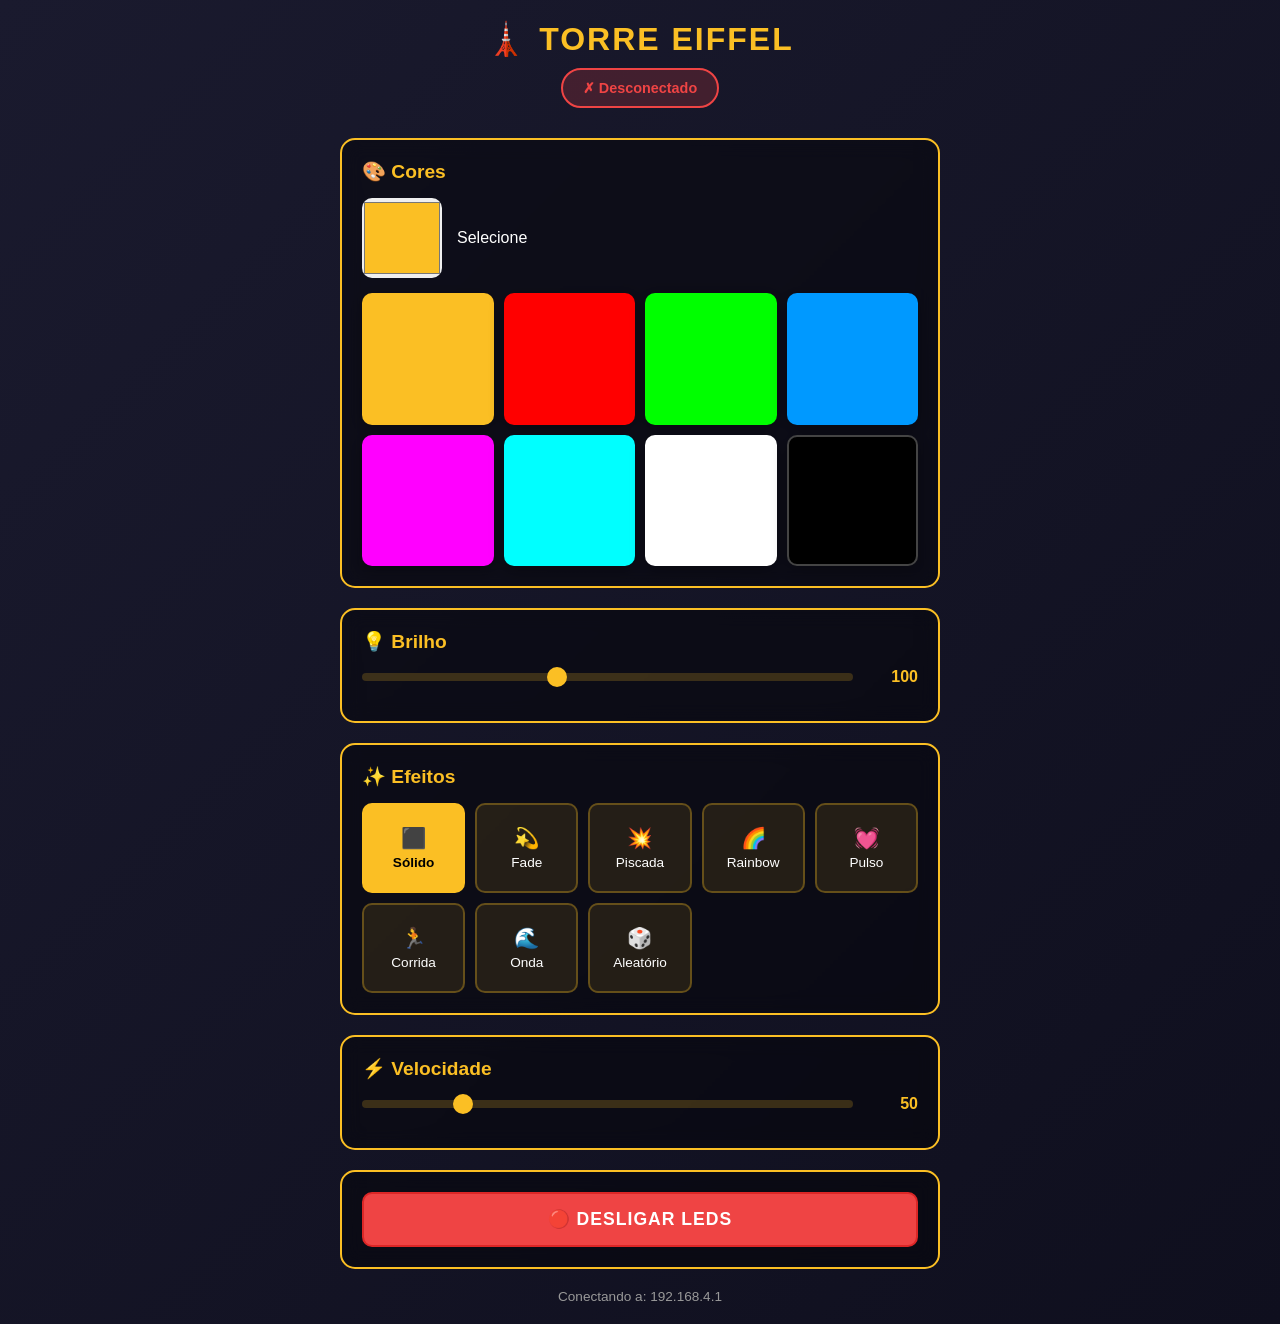
<file: control.html>
<!DOCTYPE html>
<html lang="pt-br">
<head>
    <meta charset="UTF-8">
    <meta name="viewport" content="width=device-width, initial-scale=1.0">
    <title>Torre Eiffel - Controle ESP32</title>
    
    <!-- Favicon -->
    <link rel="icon" type="image/png" href="Imagens/favcon.png">
    <link rel="shortcut icon" type="image/png" href="Imagens/favcon.png">
    
    <style>
        * {
            margin: 0;
            padding: 0;
            box-sizing: border-box;
        }

        body {
            min-height: 100vh;
            background: linear-gradient(135deg, #1a1a2e 0%, #0f0f1e 100%);
            color: #fff;
            font-family: -apple-system, BlinkMacSystemFont, 'Segoe UI', sans-serif;
            padding: 20px;
        }

        .container {
            max-width: 600px;
            margin: 0 auto;
        }

        .header {
            text-align: center;
            margin-bottom: 30px;
        }

        .header h1 {
            font-size: 2em;
            color: #fbbf24;
            margin-bottom: 10px;
            text-transform: uppercase;
            letter-spacing: 2px;
        }

        .status {
            padding: 10px 20px;
            border-radius: 20px;
            font-weight: bold;
            display: inline-block;
            font-size: 0.9em;
            transition: all 0.3s;
        }

        .status.connected {
            background: rgba(34, 197, 94, 0.2);
            color: #22c55e;
            border: 2px solid #22c55e;
        }

        .status.disconnected {
            background: rgba(239, 68, 68, 0.2);
            color: #ef4444;
            border: 2px solid #ef4444;
        }

        .section {
            background: rgba(0, 0, 0, 0.4);
            border: 2px solid #fbbf24;
            border-radius: 15px;
            padding: 20px;
            margin-bottom: 20px;
            backdrop-filter: blur(10px);
        }

        .section h2 {
            color: #fbbf24;
            margin-bottom: 15px;
            font-size: 1.2em;
        }

        /* Color Section */
        .color-box {
            display: flex;
            gap: 15px;
            align-items: center;
            margin-bottom: 15px;
        }

        input[type="color"] {
            width: 80px;
            height: 80px;
            border: none;
            border-radius: 10px;
            cursor: pointer;
            transition: transform 0.2s;
        }

        input[type="color"]:hover {
            transform: scale(1.05);
        }

        .color-presets {
            display: grid;
            grid-template-columns: repeat(4, 1fr);
            gap: 10px;
        }

        .color-btn {
            width: 100%;
            aspect-ratio: 1;
            border: 3px solid transparent;
            border-radius: 10px;
            cursor: pointer;
            transition: all 0.3s;
            box-shadow: 0 4px 15px rgba(0, 0, 0, 0.3);
        }

        .color-btn:hover {
            transform: scale(1.1);
            border-color: #fbbf24;
        }

        /* Sliders */
        .slider-group {
            display: flex;
            align-items: center;
            gap: 15px;
            margin-bottom: 15px;
        }

        input[type="range"] {
            flex: 1;
            height: 8px;
            border-radius: 5px;
            background: rgba(251, 191, 36, 0.2);
            outline: none;
            -webkit-appearance: none;
            appearance: none;
        }

        input[type="range"]::-webkit-slider-thumb {
            -webkit-appearance: none;
            appearance: none;
            width: 20px;
            height: 20px;
            border-radius: 50%;
            background: #fbbf24;
            cursor: pointer;
        }

        input[type="range"]::-moz-range-thumb {
            width: 20px;
            height: 20px;
            border-radius: 50%;
            background: #fbbf24;
            border: none;
            cursor: pointer;
        }

        .slider-value {
            min-width: 50px;
            text-align: right;
            font-weight: bold;
            color: #fbbf24;
        }

        /* Effects Grid */
        .effects {
            display: grid;
            grid-template-columns: repeat(auto-fit, minmax(90px, 1fr));
            gap: 10px;
        }

        .effect-btn {
            padding: 12px;
            background: rgba(251, 191, 36, 0.1);
            border: 2px solid rgba(251, 191, 36, 0.3);
            color: #fff;
            border-radius: 10px;
            cursor: pointer;
            transition: all 0.3s;
            text-align: center;
            font-size: 0.85em;
            min-height: 90px;
            display: flex;
            flex-direction: column;
            align-items: center;
            justify-content: center;
            gap: 5px;
        }

        .effect-btn:hover {
            background: rgba(251, 191, 36, 0.2);
            border-color: #fbbf24;
            transform: translateY(-3px);
        }

        .effect-btn.active {
            background: #fbbf24;
            color: #000;
            font-weight: bold;
        }

        .emoji {
            font-size: 1.5em;
        }

        /* Off Button */
        .btn-off {
            width: 100%;
            padding: 15px;
            background: #ef4444;
            color: #fff;
            border: 2px solid #dc2626;
            border-radius: 10px;
            font-size: 1.1em;
            font-weight: bold;
            cursor: pointer;
            transition: all 0.3s;
            text-transform: uppercase;
            letter-spacing: 1px;
        }

        .btn-off:hover {
            background: #dc2626;
            transform: scale(1.05);
        }

        .info {
            text-align: center;
            color: #999;
            font-size: 0.85em;
            margin-top: 20px;
        }

        .loading {
            opacity: 0.5;
            pointer-events: none;
        }

        @media (max-width: 500px) {
            .section {
                padding: 15px;
            }

            .header h1 {
                font-size: 1.5em;
            }

            .color-presets {
                grid-template-columns: repeat(3, 1fr);
            }

            .effects {
                grid-template-columns: repeat(2, 1fr);
            }

            input[type="color"] {
                width: 60px;
                height: 60px;
            }
        }
    </style>
</head>
<body>
    <div class="container">
        <div class="header">
            <h1>🗼 Torre Eiffel</h1>
            <div class="status disconnected" id="status">Desconectado</div>
        </div>

        <!-- CORES -->
        <div class="section">
            <h2>🎨 Cores</h2>
            <div class="color-box">
                <input type="color" id="colorPicker" value="#fbbf24">
                <span>Selecione</span>
            </div>
            <div class="color-presets">
                <button class="color-btn" style="background:#fbbf24" onclick="sendColor('#fbbf24')" title="Ouro"></button>
                <button class="color-btn" style="background:#ff0000" onclick="sendColor('#ff0000')" title="Vermelho"></button>
                <button class="color-btn" style="background:#00ff00" onclick="sendColor('#00ff00')" title="Verde"></button>
                <button class="color-btn" style="background:#0099ff" onclick="sendColor('#0099ff')" title="Azul"></button>
                <button class="color-btn" style="background:#ff00ff" onclick="sendColor('#ff00ff')" title="Magenta"></button>
                <button class="color-btn" style="background:#00ffff" onclick="sendColor('#00ffff')" title="Ciano"></button>
                <button class="color-btn" style="background:#ffffff" onclick="sendColor('#ffffff')" title="Branco"></button>
                <button class="color-btn" style="background:#000000;border:2px solid #444" onclick="sendColor('#000000')" title="Preto"></button>
            </div>
        </div>

        <!-- BRILHO -->
        <div class="section">
            <h2>💡 Brilho</h2>
            <div class="slider-group">
                <input type="range" id="brightness" min="0" max="255" value="100" oninput="sendBrightness(this.value)">
                <span class="slider-value" id="brightnessValue">100</span>
            </div>
        </div>

        <!-- EFEITOS -->
        <div class="section">
            <h2>✨ Efeitos</h2>
            <div class="effects">
                <button class="effect-btn active" onclick="sendEffect('solid')"><span class="emoji">⬛</span>Sólido</button>
                <button class="effect-btn" onclick="sendEffect('fade')"><span class="emoji">💫</span>Fade</button>
                <button class="effect-btn" onclick="sendEffect('blink')"><span class="emoji">💥</span>Piscada</button>
                <button class="effect-btn" onclick="sendEffect('rainbow')"><span class="emoji">🌈</span>Rainbow</button>
                <button class="effect-btn" onclick="sendEffect('pulse')"><span class="emoji">💓</span>Pulso</button>
                <button class="effect-btn" onclick="sendEffect('chase')"><span class="emoji">🏃</span>Corrida</button>
                <button class="effect-btn" onclick="sendEffect('wave')"><span class="emoji">🌊</span>Onda</button>
                <button class="effect-btn" onclick="sendEffect('random')"><span class="emoji">🎲</span>Aleatório</button>
            </div>
        </div>

        <!-- VELOCIDADE -->
        <div class="section">
            <h2>⚡ Velocidade</h2>
            <div class="slider-group">
                <input type="range" id="speed" min="1" max="255" value="50" oninput="sendSpeed(this.value)">
                <span class="slider-value" id="speedValue">50</span>
            </div>
        </div>

        <!-- DESLIGAR -->
        <div class="section">
            <button class="btn-off" onclick="turnOff()">🔴 Desligar LEDs</button>
        </div>

        <div class="info">
            <p>Conectando a: 192.168.4.1</p>
        </div>
    </div>

    <script>
        const ESP32_IP = '192.168.4.1';
        const ESP32_URL = `http://${ESP32_IP}`;
        let currentColor = '#fbbf24';

        // Teste de conexão
        setInterval(testConnection, 5000);
        testConnection();

        async function testConnection() {
            try {
                const response = await fetch(`${ESP32_URL}/status`, {
                    method: 'GET',
                    mode: 'no-cors'
                });
                document.getElementById('status').className = 'status connected';
                document.getElementById('status').textContent = '✓ Conectado';
            } catch (error) {
                document.getElementById('status').className = 'status disconnected';
                document.getElementById('status').textContent = '✗ Desconectado';
            }
        }

        async function sendColor(hexColor) {
            if (document.getElementById('status').className.includes('disconnected')) {
                alert('ESP32 desconectado!');
                return;
            }

            currentColor = hexColor;
            document.getElementById('colorPicker').value = hexColor;
            const rgb = hexToRgb(hexColor);
            const brightness = document.getElementById('brightness').value;

            try {
                await fetch(`${ESP32_URL}/color`, {
                    method: 'POST',
                    headers: { 'Content-Type': 'application/json' },
                    body: JSON.stringify({
                        r: rgb.r,
                        g: rgb.g,
                        b: rgb.b,
                        brightness: brightness
                    }),
                    mode: 'no-cors'
                });
            } catch (error) {
                console.error('Erro:', error);
            }
        }

        async function sendBrightness(value) {
            document.getElementById('brightnessValue').textContent = value;
            try {
                await fetch(`${ESP32_URL}/brightness`, {
                    method: 'POST',
                    headers: { 'Content-Type': 'application/json' },
                    body: JSON.stringify({ brightness: value }),
                    mode: 'no-cors'
                });
            } catch (error) {
                console.error('Erro:', error);
            }
        }

        async function sendSpeed(value) {
            document.getElementById('speedValue').textContent = value;
            try {
                await fetch(`${ESP32_URL}/speed`, {
                    method: 'POST',
                    headers: { 'Content-Type': 'application/json' },
                    body: JSON.stringify({ speed: value }),
                    mode: 'no-cors'
                });
            } catch (error) {
                console.error('Erro:', error);
            }
        }

        async function sendEffect(effectName) {
            document.querySelectorAll('.effect-btn').forEach(btn => btn.classList.remove('active'));
            event.target.closest('.effect-btn').classList.add('active');

            try {
                await fetch(`${ESP32_URL}/effect`, {
                    method: 'POST',
                    headers: { 'Content-Type': 'application/json' },
                    body: JSON.stringify({
                        effect: effectName,
                        speed: document.getElementById('speed').value,
                        brightness: document.getElementById('brightness').value
                    }),
                    mode: 'no-cors'
                });
            } catch (error) {
                console.error('Erro:', error);
            }
        }

        async function turnOff() {
            try {
                await fetch(`${ESP32_URL}/off`, {
                    method: 'POST',
                    mode: 'no-cors'
                });
                document.getElementById('brightness').value = 0;
                document.getElementById('brightnessValue').textContent = '0';
            } catch (error) {
                console.error('Erro:', error);
            }
        }

        function hexToRgb(hex) {
            const result = /^#?([a-f\d]{2})([a-f\d]{2})([a-f\d]{2})$/i.exec(hex);
            return result ? {
                r: parseInt(result[1], 16),
                g: parseInt(result[2], 16),
                b: parseInt(result[3], 16)
            } : { r: 0, g: 0, b: 0 };
        }

        document.getElementById('colorPicker').addEventListener('change', (e) => {
            sendColor(e.target.value);
        });
    </script>
</body>
</html>
</file>
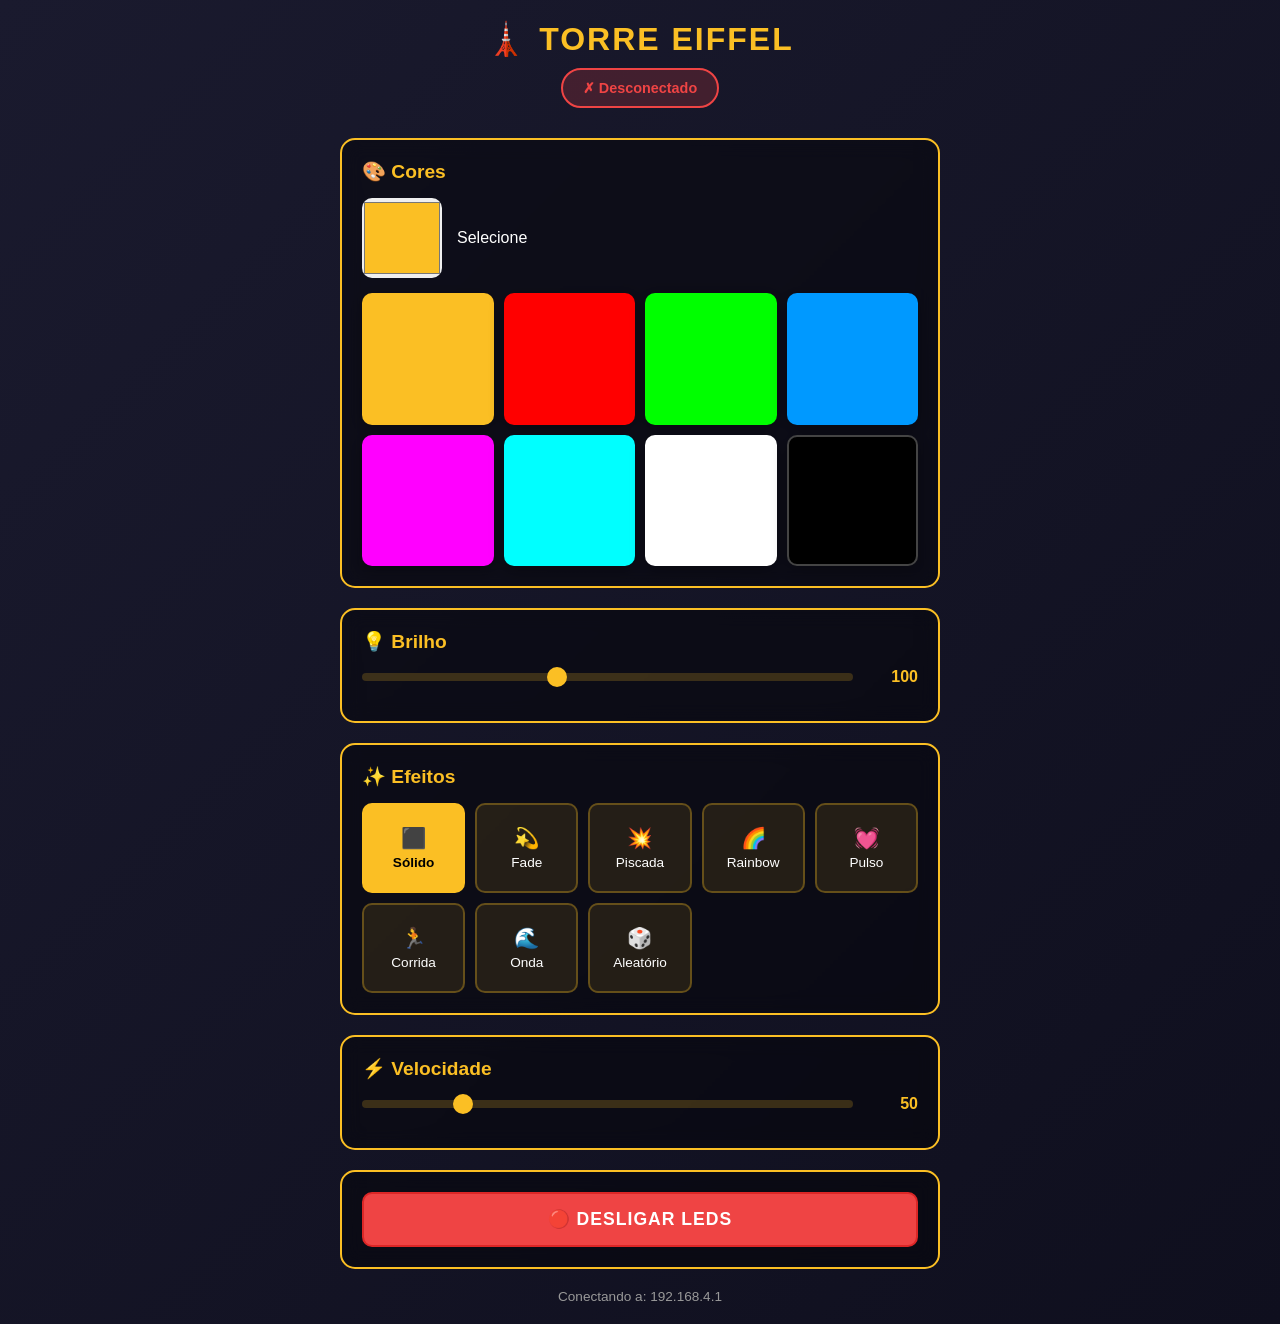
<file: public/control.html>
<!DOCTYPE html>
<html lang="pt-br">
<head>
    <meta charset="UTF-8">
    <meta name="viewport" content="width=device-width, initial-scale=1.0">
    <title>🗼 Torre Eiffel - Controle ESP32</title>
    <style>
        * {
            margin: 0;
            padding: 0;
            box-sizing: border-box;
        }

        body {
            min-height: 100vh;
            background: linear-gradient(135deg, #1a1a2e 0%, #0f0f1e 100%);
            color: #fff;
            font-family: -apple-system, BlinkMacSystemFont, 'Segoe UI', sans-serif;
            padding: 20px;
        }

        .container {
            max-width: 600px;
            margin: 0 auto;
        }

        .header {
            text-align: center;
            margin-bottom: 30px;
        }

        .header h1 {
            font-size: 2em;
            color: #fbbf24;
            margin-bottom: 10px;
            text-transform: uppercase;
            letter-spacing: 2px;
        }

        .status {
            padding: 10px 20px;
            border-radius: 20px;
            font-weight: bold;
            display: inline-block;
            font-size: 0.9em;
            transition: all 0.3s;
        }

        .status.connected {
            background: rgba(34, 197, 94, 0.2);
            color: #22c55e;
            border: 2px solid #22c55e;
        }

        .status.disconnected {
            background: rgba(239, 68, 68, 0.2);
            color: #ef4444;
            border: 2px solid #ef4444;
        }

        .section {
            background: rgba(0, 0, 0, 0.4);
            border: 2px solid #fbbf24;
            border-radius: 15px;
            padding: 20px;
            margin-bottom: 20px;
            backdrop-filter: blur(10px);
        }

        .section h2 {
            color: #fbbf24;
            margin-bottom: 15px;
            font-size: 1.2em;
        }

        /* Color Section */
        .color-box {
            display: flex;
            gap: 15px;
            align-items: center;
            margin-bottom: 15px;
        }

        input[type="color"] {
            width: 80px;
            height: 80px;
            border: none;
            border-radius: 10px;
            cursor: pointer;
            transition: transform 0.2s;
        }

        input[type="color"]:hover {
            transform: scale(1.05);
        }

        .color-presets {
            display: grid;
            grid-template-columns: repeat(4, 1fr);
            gap: 10px;
        }

        .color-btn {
            width: 100%;
            aspect-ratio: 1;
            border: 3px solid transparent;
            border-radius: 10px;
            cursor: pointer;
            transition: all 0.3s;
            box-shadow: 0 4px 15px rgba(0, 0, 0, 0.3);
        }

        .color-btn:hover {
            transform: scale(1.1);
            border-color: #fbbf24;
        }

        /* Sliders */
        .slider-group {
            display: flex;
            align-items: center;
            gap: 15px;
            margin-bottom: 15px;
        }

        input[type="range"] {
            flex: 1;
            height: 8px;
            border-radius: 5px;
            background: rgba(251, 191, 36, 0.2);
            outline: none;
            -webkit-appearance: none;
            appearance: none;
        }

        input[type="range"]::-webkit-slider-thumb {
            -webkit-appearance: none;
            appearance: none;
            width: 20px;
            height: 20px;
            border-radius: 50%;
            background: #fbbf24;
            cursor: pointer;
        }

        input[type="range"]::-moz-range-thumb {
            width: 20px;
            height: 20px;
            border-radius: 50%;
            background: #fbbf24;
            border: none;
            cursor: pointer;
        }

        .slider-value {
            min-width: 50px;
            text-align: right;
            font-weight: bold;
            color: #fbbf24;
        }

        /* Effects Grid */
        .effects {
            display: grid;
            grid-template-columns: repeat(auto-fit, minmax(90px, 1fr));
            gap: 10px;
        }

        .effect-btn {
            padding: 12px;
            background: rgba(251, 191, 36, 0.1);
            border: 2px solid rgba(251, 191, 36, 0.3);
            color: #fff;
            border-radius: 10px;
            cursor: pointer;
            transition: all 0.3s;
            text-align: center;
            font-size: 0.85em;
            min-height: 90px;
            display: flex;
            flex-direction: column;
            align-items: center;
            justify-content: center;
            gap: 5px;
        }

        .effect-btn:hover {
            background: rgba(251, 191, 36, 0.2);
            border-color: #fbbf24;
            transform: translateY(-3px);
        }

        .effect-btn.active {
            background: #fbbf24;
            color: #000;
            font-weight: bold;
        }

        .emoji {
            font-size: 1.5em;
        }

        /* Off Button */
        .btn-off {
            width: 100%;
            padding: 15px;
            background: #ef4444;
            color: #fff;
            border: 2px solid #dc2626;
            border-radius: 10px;
            font-size: 1.1em;
            font-weight: bold;
            cursor: pointer;
            transition: all 0.3s;
            text-transform: uppercase;
            letter-spacing: 1px;
        }

        .btn-off:hover {
            background: #dc2626;
            transform: scale(1.05);
        }

        .info {
            text-align: center;
            color: #999;
            font-size: 0.85em;
            margin-top: 20px;
        }

        .loading {
            opacity: 0.5;
            pointer-events: none;
        }

        @media (max-width: 500px) {
            .section {
                padding: 15px;
            }

            .header h1 {
                font-size: 1.5em;
            }

            .color-presets {
                grid-template-columns: repeat(3, 1fr);
            }

            .effects {
                grid-template-columns: repeat(2, 1fr);
            }

            input[type="color"] {
                width: 60px;
                height: 60px;
            }
        }
    </style>
</head>
<body>
    <div class="container">
        <div class="header">
            <h1>🗼 Torre Eiffel</h1>
            <div class="status disconnected" id="status">Desconectado</div>
        </div>

        <!-- CORES -->
        <div class="section">
            <h2>🎨 Cores</h2>
            <div class="color-box">
                <input type="color" id="colorPicker" value="#fbbf24">
                <span>Selecione</span>
            </div>
            <div class="color-presets">
                <button class="color-btn" style="background:#fbbf24" onclick="sendColor('#fbbf24')" title="Ouro"></button>
                <button class="color-btn" style="background:#ff0000" onclick="sendColor('#ff0000')" title="Vermelho"></button>
                <button class="color-btn" style="background:#00ff00" onclick="sendColor('#00ff00')" title="Verde"></button>
                <button class="color-btn" style="background:#0099ff" onclick="sendColor('#0099ff')" title="Azul"></button>
                <button class="color-btn" style="background:#ff00ff" onclick="sendColor('#ff00ff')" title="Magenta"></button>
                <button class="color-btn" style="background:#00ffff" onclick="sendColor('#00ffff')" title="Ciano"></button>
                <button class="color-btn" style="background:#ffffff" onclick="sendColor('#ffffff')" title="Branco"></button>
                <button class="color-btn" style="background:#000000;border:2px solid #444" onclick="sendColor('#000000')" title="Preto"></button>
            </div>
        </div>

        <!-- BRILHO -->
        <div class="section">
            <h2>💡 Brilho</h2>
            <div class="slider-group">
                <input type="range" id="brightness" min="0" max="255" value="100" oninput="sendBrightness(this.value)">
                <span class="slider-value" id="brightnessValue">100</span>
            </div>
        </div>

        <!-- EFEITOS -->
        <div class="section">
            <h2>✨ Efeitos</h2>
            <div class="effects">
                <button class="effect-btn active" onclick="sendEffect('solid')"><span class="emoji">⬛</span>Sólido</button>
                <button class="effect-btn" onclick="sendEffect('fade')"><span class="emoji">💫</span>Fade</button>
                <button class="effect-btn" onclick="sendEffect('blink')"><span class="emoji">💥</span>Piscada</button>
                <button class="effect-btn" onclick="sendEffect('rainbow')"><span class="emoji">🌈</span>Rainbow</button>
                <button class="effect-btn" onclick="sendEffect('pulse')"><span class="emoji">💓</span>Pulso</button>
                <button class="effect-btn" onclick="sendEffect('chase')"><span class="emoji">🏃</span>Corrida</button>
                <button class="effect-btn" onclick="sendEffect('wave')"><span class="emoji">🌊</span>Onda</button>
                <button class="effect-btn" onclick="sendEffect('random')"><span class="emoji">🎲</span>Aleatório</button>
            </div>
        </div>

        <!-- VELOCIDADE -->
        <div class="section">
            <h2>⚡ Velocidade</h2>
            <div class="slider-group">
                <input type="range" id="speed" min="1" max="255" value="50" oninput="sendSpeed(this.value)">
                <span class="slider-value" id="speedValue">50</span>
            </div>
        </div>

        <!-- DESLIGAR -->
        <div class="section">
            <button class="btn-off" onclick="turnOff()">🔴 Desligar LEDs</button>
        </div>

        <div class="info">
            <p>Conectando a: 192.168.4.1</p>
        </div>
    </div>

    <script>
        const ESP32_IP = '192.168.4.1';
        const ESP32_URL = `http://${ESP32_IP}`;
        let currentColor = '#fbbf24';

        // Teste de conexão
        setInterval(testConnection, 5000);
        testConnection();

        async function testConnection() {
            try {
                const response = await fetch(`${ESP32_URL}/status`, {
                    method: 'GET',
                    mode: 'no-cors'
                });
                document.getElementById('status').className = 'status connected';
                document.getElementById('status').textContent = '✓ Conectado';
            } catch (error) {
                document.getElementById('status').className = 'status disconnected';
                document.getElementById('status').textContent = '✗ Desconectado';
            }
        }

        async function sendColor(hexColor) {
            if (document.getElementById('status').className.includes('disconnected')) {
                alert('ESP32 desconectado!');
                return;
            }

            currentColor = hexColor;
            document.getElementById('colorPicker').value = hexColor;
            const rgb = hexToRgb(hexColor);
            const brightness = document.getElementById('brightness').value;

            try {
                await fetch(`${ESP32_URL}/color`, {
                    method: 'POST',
                    headers: { 'Content-Type': 'application/json' },
                    body: JSON.stringify({
                        r: rgb.r,
                        g: rgb.g,
                        b: rgb.b,
                        brightness: brightness
                    }),
                    mode: 'no-cors'
                });
            } catch (error) {
                console.error('Erro:', error);
            }
        }

        async function sendBrightness(value) {
            document.getElementById('brightnessValue').textContent = value;
            try {
                await fetch(`${ESP32_URL}/brightness`, {
                    method: 'POST',
                    headers: { 'Content-Type': 'application/json' },
                    body: JSON.stringify({ brightness: value }),
                    mode: 'no-cors'
                });
            } catch (error) {
                console.error('Erro:', error);
            }
        }

        async function sendSpeed(value) {
            document.getElementById('speedValue').textContent = value;
            try {
                await fetch(`${ESP32_URL}/speed`, {
                    method: 'POST',
                    headers: { 'Content-Type': 'application/json' },
                    body: JSON.stringify({ speed: value }),
                    mode: 'no-cors'
                });
            } catch (error) {
                console.error('Erro:', error);
            }
        }

        async function sendEffect(effectName) {
            document.querySelectorAll('.effect-btn').forEach(btn => btn.classList.remove('active'));
            event.target.closest('.effect-btn').classList.add('active');

            try {
                await fetch(`${ESP32_URL}/effect`, {
                    method: 'POST',
                    headers: { 'Content-Type': 'application/json' },
                    body: JSON.stringify({
                        effect: effectName,
                        speed: document.getElementById('speed').value,
                        brightness: document.getElementById('brightness').value
                    }),
                    mode: 'no-cors'
                });
            } catch (error) {
                console.error('Erro:', error);
            }
        }

        async function turnOff() {
            try {
                await fetch(`${ESP32_URL}/off`, {
                    method: 'POST',
                    mode: 'no-cors'
                });
                document.getElementById('brightness').value = 0;
                document.getElementById('brightnessValue').textContent = '0';
            } catch (error) {
                console.error('Erro:', error);
            }
        }

        function hexToRgb(hex) {
            const result = /^#?([a-f\d]{2})([a-f\d]{2})([a-f\d]{2})$/i.exec(hex);
            return result ? {
                r: parseInt(result[1], 16),
                g: parseInt(result[2], 16),
                b: parseInt(result[3], 16)
            } : { r: 0, g: 0, b: 0 };
        }

        document.getElementById('colorPicker').addEventListener('change', (e) => {
            sendColor(e.target.value);
        });
    </script>
</body>
</html>
</file>
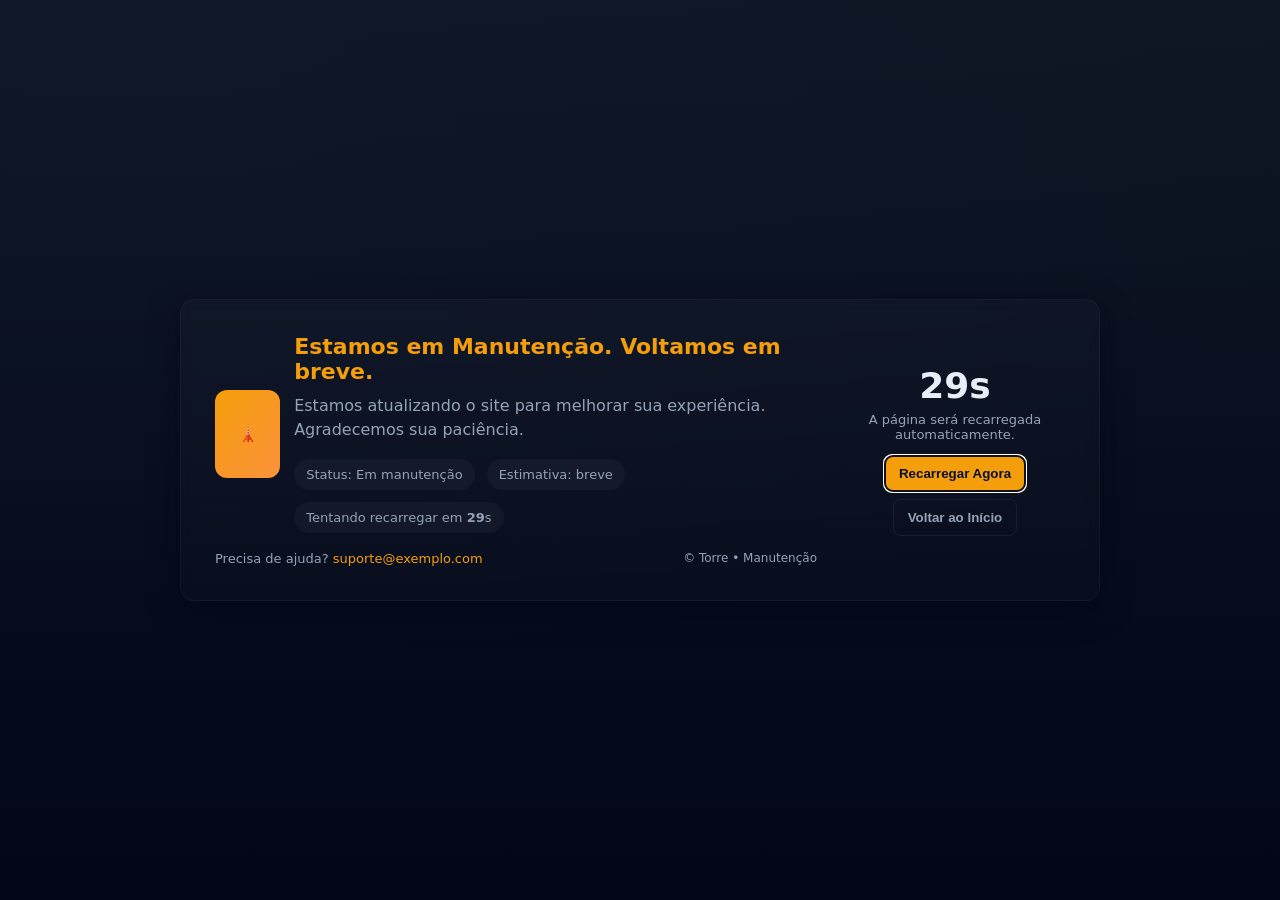
<file: public/maintenance.html>
<!doctype html>
<html lang="pt-BR">
  <head>
    <meta charset="utf-8" />
    <meta name="viewport" content="width=device-width,initial-scale=1" />
    <title>Manutenção — Voltamos em breve</title>
    <meta name="robots" content="noindex,nofollow" />
    <meta name="theme-color" content="#0f1724" />
    <style>
      /* Visual tokens */
      :root{
        --bg: #0f1724;
        --card: #0b1220;
        --accent: #F59E0B;
        --muted: #94a3b8;
        --glass: rgba(255,255,255,0.03);
      }

      /* Base */
      *{box-sizing:border-box}
      html,body{height:100%;margin:0;font-family:Inter,system-ui,-apple-system,'Segoe UI',Roboto,'Helvetica Neue',Arial}
      body{
        background: radial-gradient(1200px 600px at 10% 10%, rgba(20,30,60,0.22), transparent),
                    linear-gradient(180deg,var(--bg),#020617);
        color: #e6eef8;
        -webkit-font-smoothing:antialiased;
        -moz-osx-font-smoothing:grayscale;
        display:flex; align-items:center; justify-content:center; padding:24px;
      }

      /* Card */
      .card{
        width:100%; max-width:920px; display:flex; gap:28px; align-items:center;
        background: linear-gradient(180deg, rgba(255,255,255,0.02), rgba(255,255,255,0.01));
        border: 1px solid rgba(255,255,255,0.04); border-radius:14px; padding:34px;
        box-shadow: 0 10px 30px rgba(2,6,23,0.6); backdrop-filter: blur(6px);
      }

      .left { flex:1; min-width:0 }
      .logo{ width:88px; height:88px; border-radius:12px; display:flex; align-items:center; justify-content:center; font-size:28px; }
      .brand{ background: linear-gradient(135deg,var(--accent),#FB923C); color:#081029; width:88px; height:88px; border-radius:12px; display:flex; align-items:center; justify-content:center }

      h1{ margin:0; font-size:22px; color:var(--accent) }
      p.lead{ margin:10px 0 18px; color:var(--muted); line-height:1.45 }
      .meta{ display:flex; gap:12px; align-items:center; flex-wrap:wrap }
      .chip{ background:var(--glass); padding:8px 12px; border-radius:999px; color:var(--muted); font-size:13px }

      .right{ width:220px; text-align:center }
      .count{ font-size:36px; font-weight:700; margin-bottom:6px }
      .btn{ border:none; padding:10px 14px; border-radius:8px; cursor:pointer; font-weight:600 }
      .btn.primary{ background:var(--accent); color:#081029 }
      .btn.ghost{ background:transparent; border:1px solid rgba(255,255,255,0.06); color:var(--muted) }

      footer{ width:100%; margin-top:18px; font-size:13px; color:var(--muted); display:flex; justify-content:space-between; align-items:center }

      @media (max-width:720px){
        .card{ flex-direction:column; padding:22px }
        .right{ width:100%; display:flex; align-items:center; justify-content:space-between }
        .brand{ width:64px; height:64px; font-size:20px }
      }
    </style>
  </head>
  <body>
    <main class="card" role="main" aria-labelledby="main-title">
      <div class="left">
        <div style="display:flex;gap:14px;align-items:center">
          <div class="brand" aria-hidden="true">🗼</div>
          <div style="min-width:0">
            <h1 id="main-title">Estamos em Manutenção. Voltamos em breve.</h1>
            <p class="lead">Estamos atualizando o site para melhorar sua experiência. Agradecemos sua paciência.</p>
            <div class="meta">
              <div class="chip">Status: Em manutenção</div>
              <div class="chip">Estimativa: breve</div>
              <div class="chip" id="reload-info">Tentando recarregar em <strong id="countdown">30</strong>s</div>
            </div>
          </div>
        </div>

        <footer>
          <div>Precisa de ajuda? <a href="mailto:suporte@exemplo.com" style="color:var(--accent);text-decoration:none">suporte@exemplo.com</a></div>
          <div style="font-size:12px;color:var(--muted)">© Torre • Manutenção</div>
        </footer>
      </div>

      <div class="right" aria-hidden="false">
        <div style="margin-bottom:14px">
          <div class="count" id="secs">30s</div>
          <div style="color:var(--muted);font-size:13px">A página será recarregada automaticamente.</div>
        </div>

        <div>
          <button class="btn primary" id="reload-now" type="button">Recarregar Agora</button>
          <div style="height:8px"></div>
          <button class="btn ghost" id="home" type="button">Voltar ao Início</button>
        </div>
      </div>
    </main>

    <noscript>
      <div style="position:fixed;left:0;right:0;top:0;background:#111;padding:6px;text-align:center;color:#fff;z-index:9999;font-size:14px">
        ⚠️ JavaScript está desativado. Recarregue a página após ativar JavaScript no navegador.
      </div>
    </noscript>

    <script>
      // Protective initialization to avoid multiple reloads
      if (window.maintenancePageReloaded) { console.log('Already reloading...'); throw new Error('Cycle break'); }
      window.maintenancePageReloaded = true;

      (function () {
        const INTERVAL = 30; // seconds
        let remaining = INTERVAL;

        const countdownEl = document.getElementById('countdown');
        const secsEl = document.getElementById('secs');
        const reloadBtn = document.getElementById('reload-now');
        const homeBtn = document.getElementById('home');

        if (!countdownEl || !reloadBtn || !homeBtn) {
          console.error('Maintenance page DOM incomplete');
          return;
        }

        function updateDisplay() {
          countdownEl.textContent = String(remaining);
          secsEl.textContent = `${remaining}s`;
        }

        function tick() {
          remaining -= 1;
          if (remaining <= 0) {
            try { location.reload(); } catch (e) { location.href = location.href; }
            remaining = INTERVAL;
          }
          updateDisplay();
        }

        // Start countdown
        updateDisplay();
        const timer = setInterval(tick, 1000);

        // Button handlers
        reloadBtn.addEventListener('click', () => {
          try { location.reload(); } catch (e) { location.href = location.href; }
        });
        homeBtn.addEventListener('click', () => { location.href = '/'; });

        // Accessibility: focus primary action
        reloadBtn.focus();

        // Cleanup on page exit
        window.addEventListener('beforeunload', () => { clearInterval(timer); }, { once: true });
      })();
    </script>
  </body>
</html>
</file>
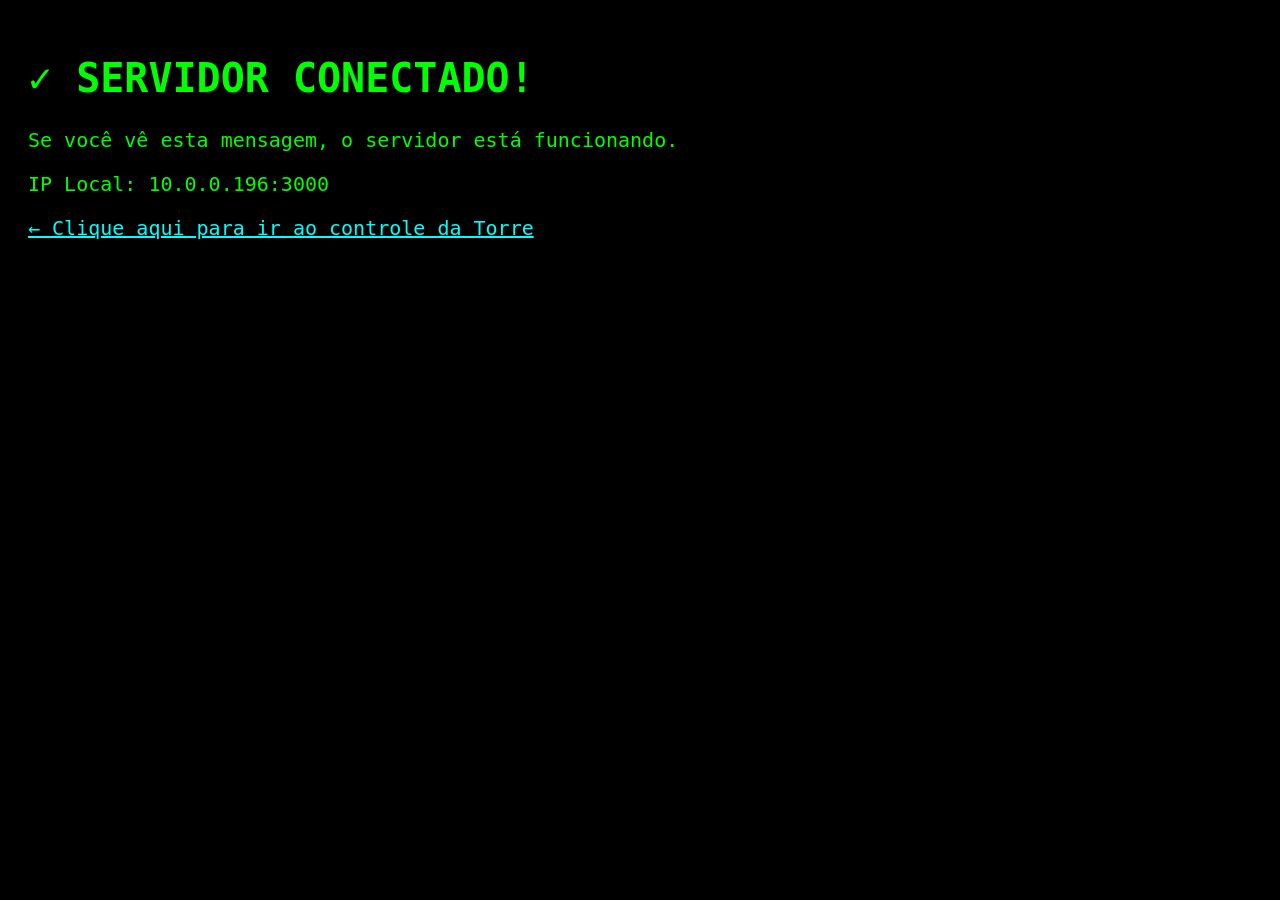
<file: public/teste.html>
<!DOCTYPE html>
<html>
<head>
    <title>Teste Conexão</title>
</head>
<body style="background: black; color: lime; font-size: 20px; padding: 20px; font-family: monospace;">
    <h1>✓ SERVIDOR CONECTADO!</h1>
    <p>Se você vê esta mensagem, o servidor está funcionando.</p>
    <p>IP Local: 10.0.0.196:3000</p>
    <p><a href="/control.html" style="color: cyan;">← Clique aqui para ir ao controle da Torre</a></p>
</body>
</html>
</file>
